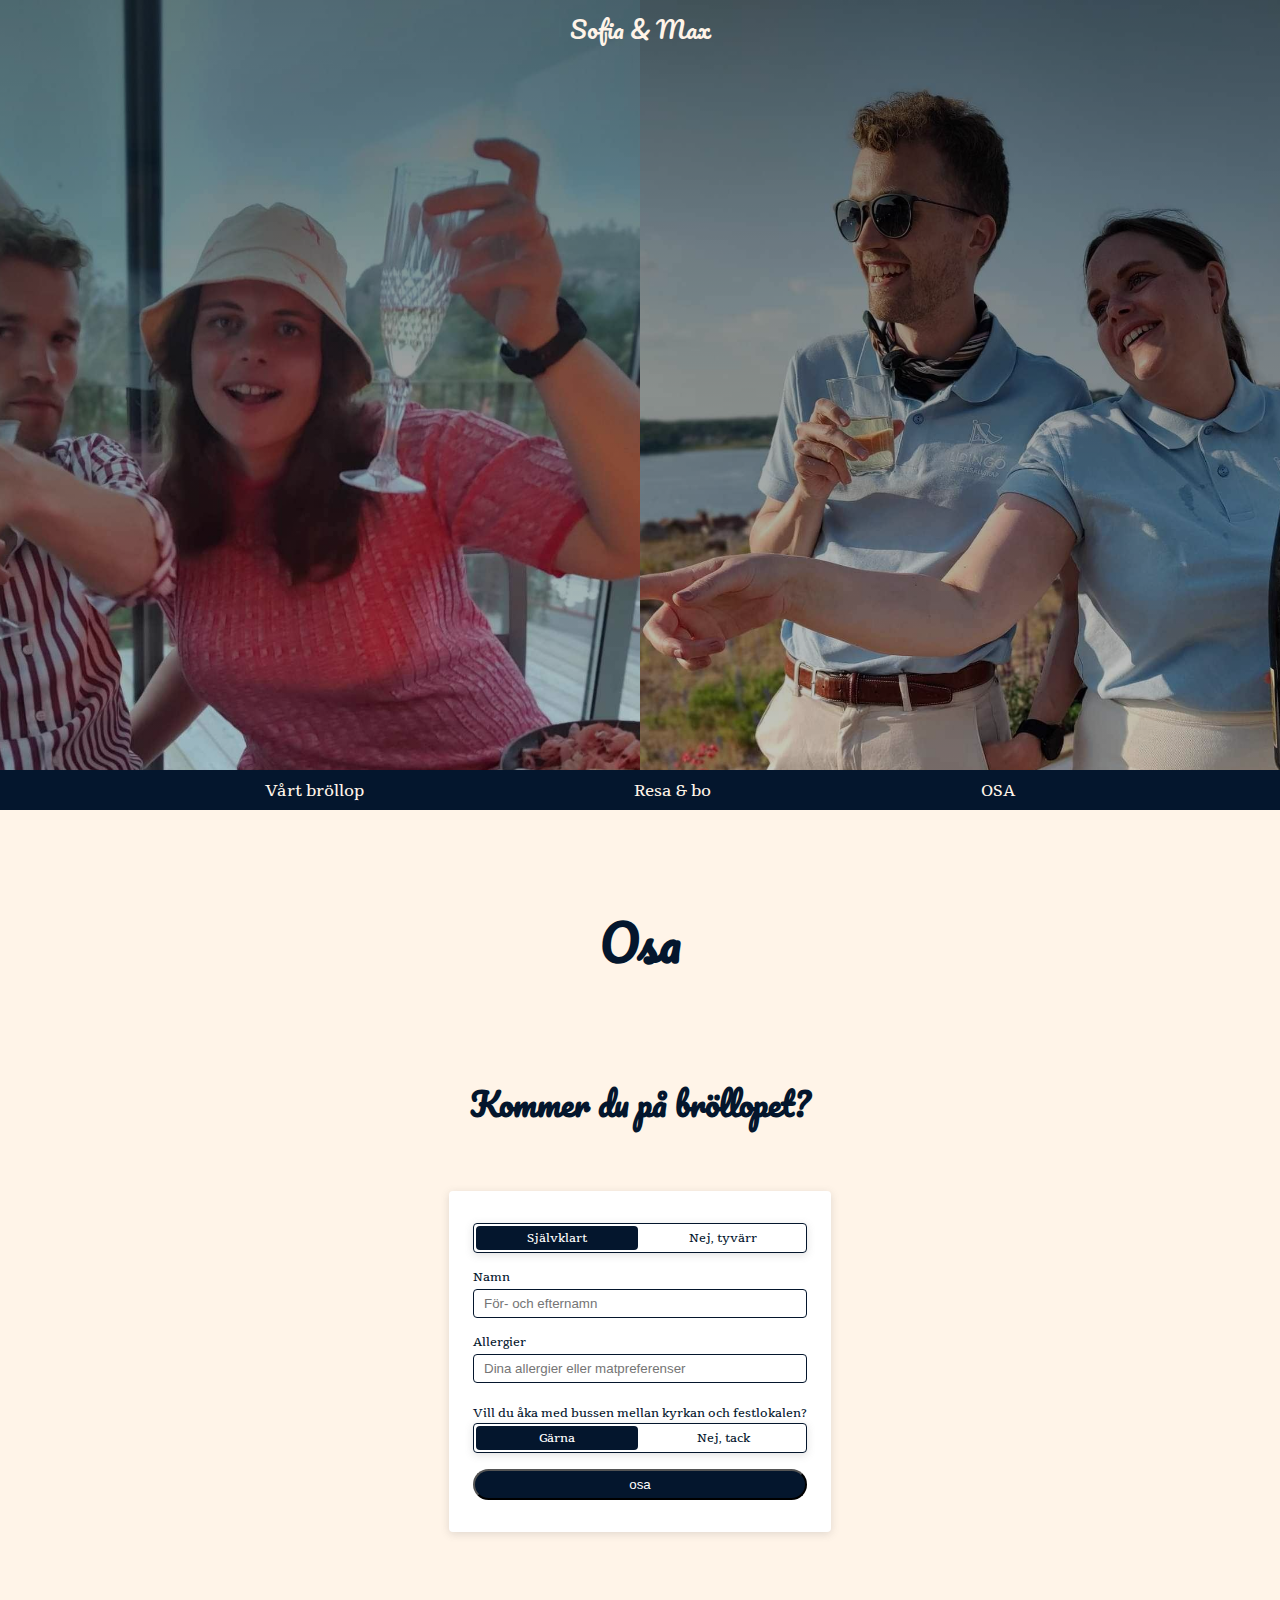
<file: pages/osa.html>
<!DOCTYPE html>
<html lang="en">
  <head>
    <meta charset="UTF-8" />
    <meta name="viewport" content="width=device-width, initial-scale=1.0" />
    <title>Sofia och Max Bröllop</title>
    <link rel="stylesheet" href="../styles.css" />
    <script src="form.js" defer></script>
  </head>
  <body>
    <header class="picture-3">
      <span>Sofia & Max</span>
      <nav>
        <ul>
          <li><a href="../index.html">Vårt bröllop</a></li>
          <li><a href="./resaOchBo.html">Resa & bo</a></li>
          <li><a href="./osa.html">OSA</a></li>
        </ul>
      </nav>
    </header>
    <h1>Osa</h1>
    <section class="rsvp">
      <h2>Kommer du på bröllopet?</h2>
      <form class="form" id="rsvp">
        <div class="answer">
          <input
            type="radio"
            id="answerYes"
            name="answer"
            checked
            value="yes"
          />
          <label for="answerYes">Självklart</label>
          <input type="radio" id="answerNo" name="answer" value="no" />
          <label for="answerNo">Nej, tyvärr</label>
        </div>
        <div class="textInput">
          <label for="name">Namn</label>
          <input type="text" id="name" placeholder="För- och efternamn" />
        </div>
        <div class="textInput">
          <label for="allergy">Allergier</label>
          <input
            type="text"
            id="allergy"
            placeholder="Dina allergier eller matpreferenser"
          />
        </div>
        <div>
          <label for="buss"
            >Vill du åka med bussen mellan kyrkan och festlokalen?</label
          >
          <div class="buss">
            <input type="radio" id="yes" name="buss" checked />
            <label for="yes">Gärna</label>
            <input type="radio" id="no" name="buss" />
            <label for="no">Nej, tack</label>
          </div>
        </div>
        <button>osa</button>
      </form>
    </section>
  </body>
</html>
</file>
<file: styles.css>
@import url("https://fonts.googleapis.com/css2?family=Pacifico&family=Tienne:wght@400;700;900&display=swap");
body {
  background-color: rgb(255, 244, 232);
  color: rgb(4, 22, 45);
  font-family: "Tienne", serif;
  font-size: 18px;
  width: 100vw;
  margin: 0;
  padding: 0;
}
body h1,
body h2,
body h3 {
  font-family: "Pacifico", cursive;
}

.mainPage {
  display: flex;
  flex-direction: column;
  gap: 80px;
  margin: 0 24px 80px 24px;
}
@media (min-width: 480px) {
  .mainPage {
    align-items: center;
    margin: 0 0 80px 0;
    gap: 96px;
  }
}
.mainPage a {
  font-size: 16px;
  color: rgb(4, 22, 45);
  text-decoration: none;
}
.mainPage a:hover {
  text-decoration: underline;
}
.mainPage a:active {
  font-weight: bold;
  text-decoration: none;
}
.mainPage .welcome {
  display: flex;
  flex-direction: column;
  align-items: center;
  gap: 24px;
  margin-top: 40px;
}
.mainPage .welcome h1 {
  text-align: center;
  font-size: 40px;
}
@media (min-width: 480px) {
  .mainPage .welcome h1 {
    font-size: 48px;
    margin: 0;
  }
}
.mainPage .welcome strong {
  font-size: 18px;
  text-align: center;
}
.mainPage .welcome img {
  width: 80px;
  mix-blend-mode: multiply;
}
@media (min-width: 480px) {
  .mainPage .welcome {
    max-width: 630px;
  }
}
.mainPage .info {
  display: flex;
  flex-direction: column;
  gap: 80px;
}
@media (min-width: 480px) {
  .mainPage .info {
    gap: 96px;
  }
}
.mainPage .info h2 {
  font-size: 28px;
}
@media (min-width: 480px) {
  .mainPage .info h2 {
    font-size: 32px;
  }
}
.mainPage .info .styleText {
  display: flex;
  flex-direction: column;
  gap: 16px;
}
.mainPage .info a {
  text-decoration: underline;
}
@media (min-width: 480px) {
  .mainPage .info {
    max-width: 630px;
  }
}
.mainPage .osa button {
  width: 100%;
  font-family: "Tienne", serif;
  font-size: 16px;
  padding: 12px 0;
  border-radius: 40px;
  background-color: rgb(4, 22, 45);
  border: none;
  color: rgb(255, 244, 232);
}
.mainPage .osa button:hover {
  box-shadow: rgba(0, 0, 0, 0.3) 0px 19px 38px, rgba(0, 0, 0, 0.22) 0px 15px 12px;
}
@media (min-width: 480px) {
  .mainPage .osa button {
    width: 100px;
  }
}
.mainPage .questions h3 {
  font-size: 28px;
  margin-bottom: 0;
}
.mainPage .questions ul {
  margin: 32px 0;
  padding: 0;
  list-style: none;
  display: flex;
  flex-direction: column;
  gap: 32px;
}
.mainPage .questions ul div {
  display: flex;
  flex-direction: column;
  gap: 16px;
}
.mainPage .questions ul div .fa-arrow-right-long {
  padding: 8px;
}
.mainPage .questions ul .timeLeft {
  display: flex;
  align-items: center;
  gap: 8px;
}
@media (min-width: 480px) {
  .mainPage .questions {
    max-width: 630px;
  }
}
.mainPage .alfons {
  display: flex;
  justify-content: center;
}
.mainPage .alfons img {
  width: 180px;
  mix-blend-mode: multiply;
}

header {
  background-color: rgb(4, 22, 45);
  width: 100vw;
  background-position: center;
  background-repeat: no-repeat;
  background-size: cover;
  display: flex;
  flex-direction: column;
  justify-content: space-between;
  align-items: center;
}
header span {
  font-family: "Pacifico", cursive;
  font-size: 24px;
  color: rgb(255, 244, 232);
  margin-top: 8px;
}
header nav {
  background-color: rgb(4, 22, 45);
  width: 100vw;
  padding: 8px 0;
}
header nav ul {
  list-style: none;
  margin: 0;
  padding: 0;
  display: flex;
  justify-content: space-evenly;
}
header nav ul a {
  padding: 10px 5px;
  color: rgb(255, 244, 232);
  text-decoration: none;
  font-size: 16px;
}
header nav ul a:hover {
  text-decoration: underline;
}
header nav ul a:active {
  font-weight: bold;
}

.rsvp {
  display: flex;
  flex-direction: column;
  gap: 40px;
  margin: 0 24px 80px 24px;
}
@media (min-width: 480px) {
  .rsvp {
    align-items: center;
    margin: 0 0 80px 0;
    gap: 60px;
  }
}
.rsvp .form {
  background-color: white;
  box-shadow: rgba(99, 99, 99, 0.2) 0px 2px 8px 0px;
  display: flex;
  flex-direction: column;
  justify-content: center;
  padding: 32px 24px;
  border-radius: 4px;
  gap: 16px;
}
.rsvp .form label {
  font-size: 12px;
}
.rsvp .form .answer,
.rsvp .form .buss {
  display: flex;
  justify-content: space-around;
  border: 1px rgb(4, 22, 45) solid;
  border-radius: 4px;
  box-shadow: rgba(99, 99, 99, 0.2) 0px 2px 8px 0px;
}
.rsvp .form .answer input[type=radio],
.rsvp .form .buss input[type=radio] {
  display: none;
}
.rsvp .form .answer label,
.rsvp .form .buss label {
  padding: 4px 8px;
  margin: 2px;
  border-radius: 4px;
  width: 100%;
  text-align: center;
  transition: 0.2s all ease-in-out;
}
.rsvp .form .answer input[type=radio]:checked + label,
.rsvp .form .buss input[type=radio]:checked + label {
  background: rgb(4, 22, 45);
  color: white;
}
.rsvp .form .textInput {
  display: flex;
  flex-direction: column;
  gap: 4px;
}
.rsvp .form .textInput input {
  padding: 6px 10px;
  border: 1px rgb(4, 22, 45) solid;
  border-radius: 4px;
}
.rsvp .form button {
  padding: 6px 10px;
  background-color: rgb(4, 22, 45);
  color: white;
  border-radius: 40px;
}
.rsvp .form button:hover {
  box-shadow: rgba(0, 0, 0, 0.3) 0px 19px 38px, rgba(0, 0, 0, 0.22) 0px 15px 12px;
}
.rsvp h2 {
  font-size: 28px;
  margin: 0;
}
@media (min-width: 480px) {
  .rsvp h2 {
    font-size: 32px;
  }
}

h1 {
  font-size: 40px;
  margin: 40px 0;
}
@media (min-width: 480px) {
  h1 {
    font-size: 48px;
    margin: 90px 0;
  }
}

h1 {
  text-align: center;
  font-size: 40px;
  margin: 40px 0;
}
@media (min-width: 480px) {
  h1 {
    font-size: 48px;
    margin: 90px 0;
  }
}

.mainPage h3 {
  font-size: 28px;
}
@media (min-width: 480px) {
  .mainPage h3 {
    font-size: 32px;
  }
}
.mainPage .infoTravel {
  display: flex;
  flex-direction: column;
  gap: 80px;
}
@media (min-width: 480px) {
  .mainPage .infoTravel {
    gap: 96px;
  }
}
.mainPage .infoTravel h2 {
  font-size: 28px;
  margin: 0;
}
@media (min-width: 480px) {
  .mainPage .infoTravel h2 {
    font-size: 32px;
  }
}
.mainPage .infoTravel .travel > div {
  display: flex;
  flex-direction: column;
  gap: 16px;
}
.mainPage .infoTravel .travel > div .guide {
  display: flex;
  flex-direction: column;
  gap: 16px;
}
@media (min-width: 480px) {
  .mainPage .infoTravel .travel > div {
    flex-direction: row;
    gap: 27px;
  }
}
.mainPage .infoTravel .travel .map span {
  font-size: 16px;
}
.mainPage .infoTravel .living,
.mainPage .infoTravel .travel,
.mainPage .infoTravel .friday {
  display: flex;
  flex-direction: column;
  gap: 40px;
}
.mainPage .infoTravel .living a,
.mainPage .infoTravel .travel a,
.mainPage .infoTravel .friday a {
  color: rgb(4, 22, 45);
}
.mainPage .infoTravel .living a:active,
.mainPage .infoTravel .travel a:active,
.mainPage .infoTravel .friday a:active {
  font-weight: bold;
  text-decoration: none;
}
@media (min-width: 480px) {
  .mainPage .infoTravel {
    max-width: 630px;
  }
}

.hidden {
  display: none;
}

.picture-1 {
  background-image: linear-gradient(rgba(0, 0, 0, 0.527), rgba(0, 0, 0, 0.2)), url("./images/mainPage.JPG");
  height: 80vh;
}
@media (min-width: 480px) {
  .picture-1 {
    background-image: linear-gradient(rgba(0, 0, 0, 0.527), rgba(0, 0, 0, 0.2)), url("./images/mainBig.JPG");
  }
}

.picture-2 {
  background-image: linear-gradient(rgba(0, 0, 0, 0.527), rgba(0, 0, 0, 0.2)), url("./images/heestrand.png");
  height: 80vh;
}

.picture-3 {
  background-image: linear-gradient(rgba(0, 0, 0, 0.527), rgba(0, 0, 0, 0.2)), url("./images/osaPage.JPG");
  height: 90vh;
}
@media (min-width: 480px) {
  .picture-3 {
    background-image: linear-gradient(rgba(0, 0, 0, 0.527), rgba(0, 0, 0, 0.2)), url("./images/osaBig.png");
  }
}/*# sourceMappingURL=styles.css.map */
</file>
